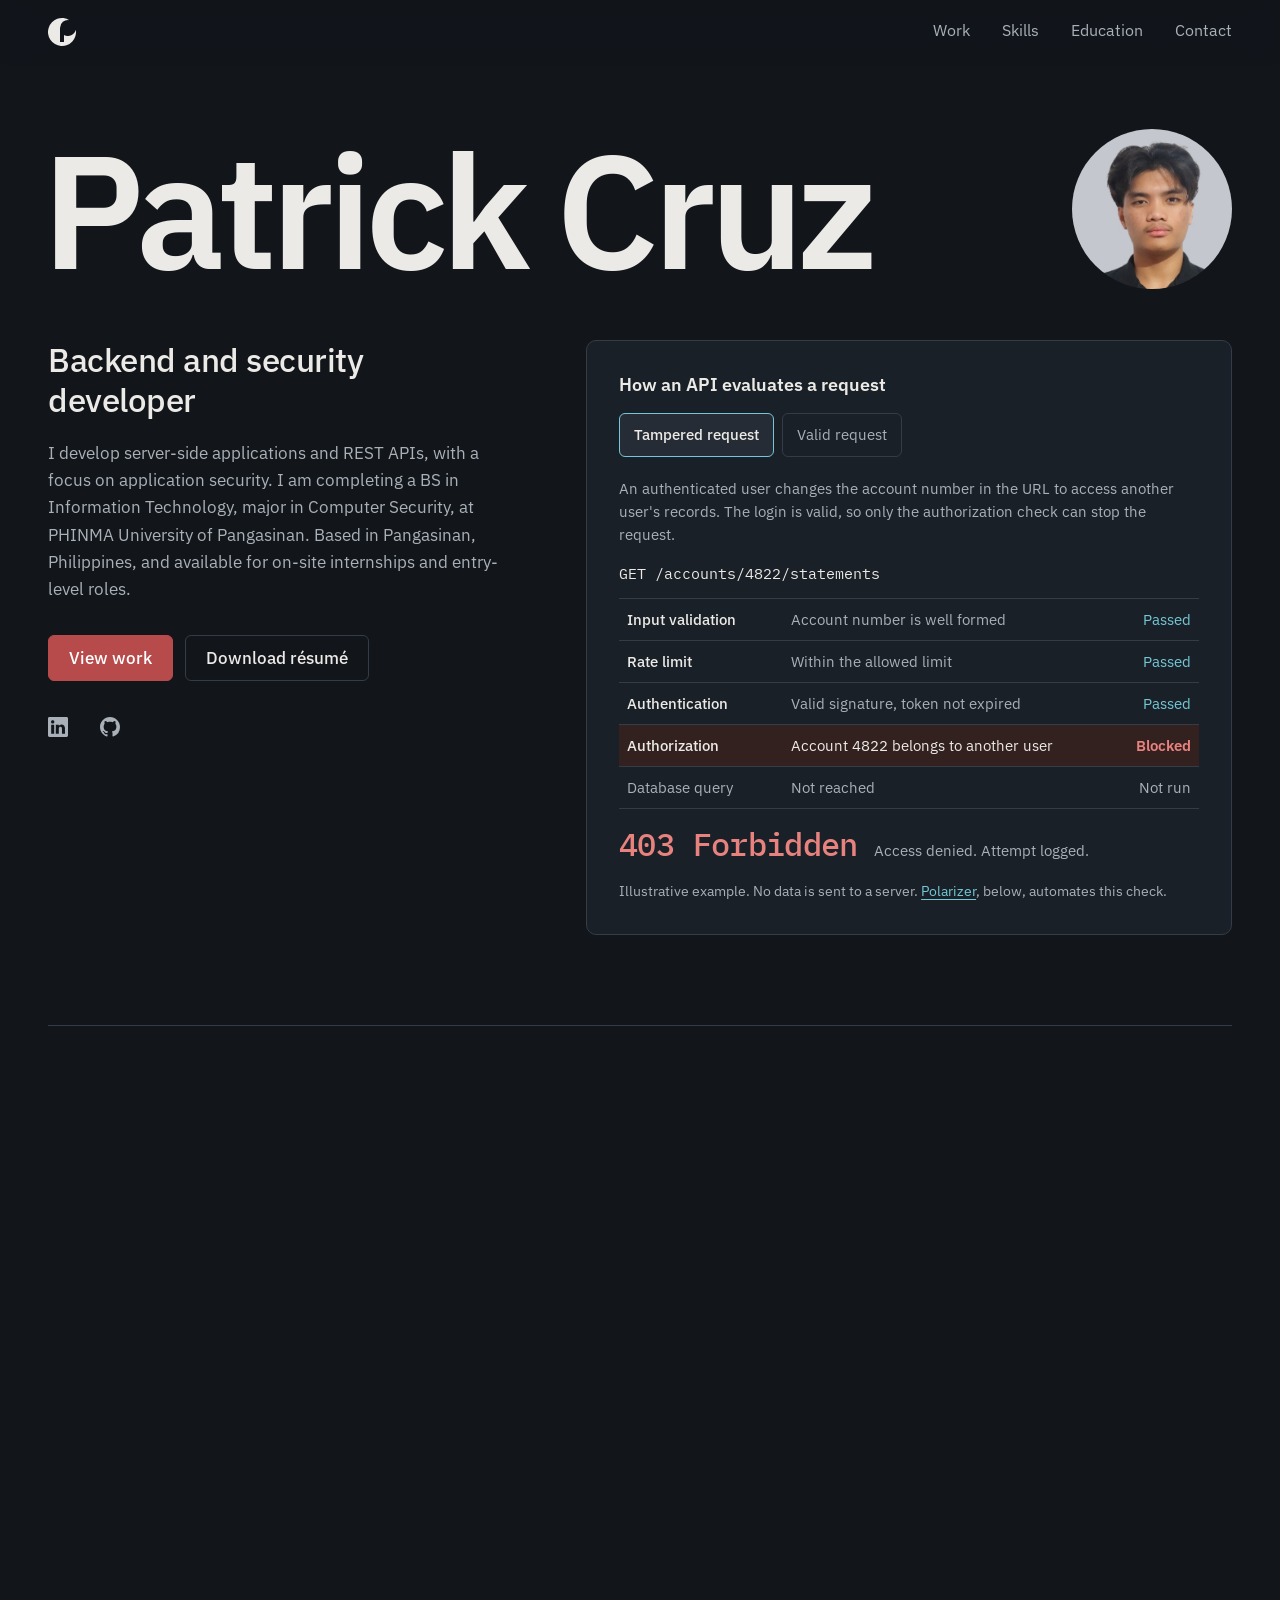
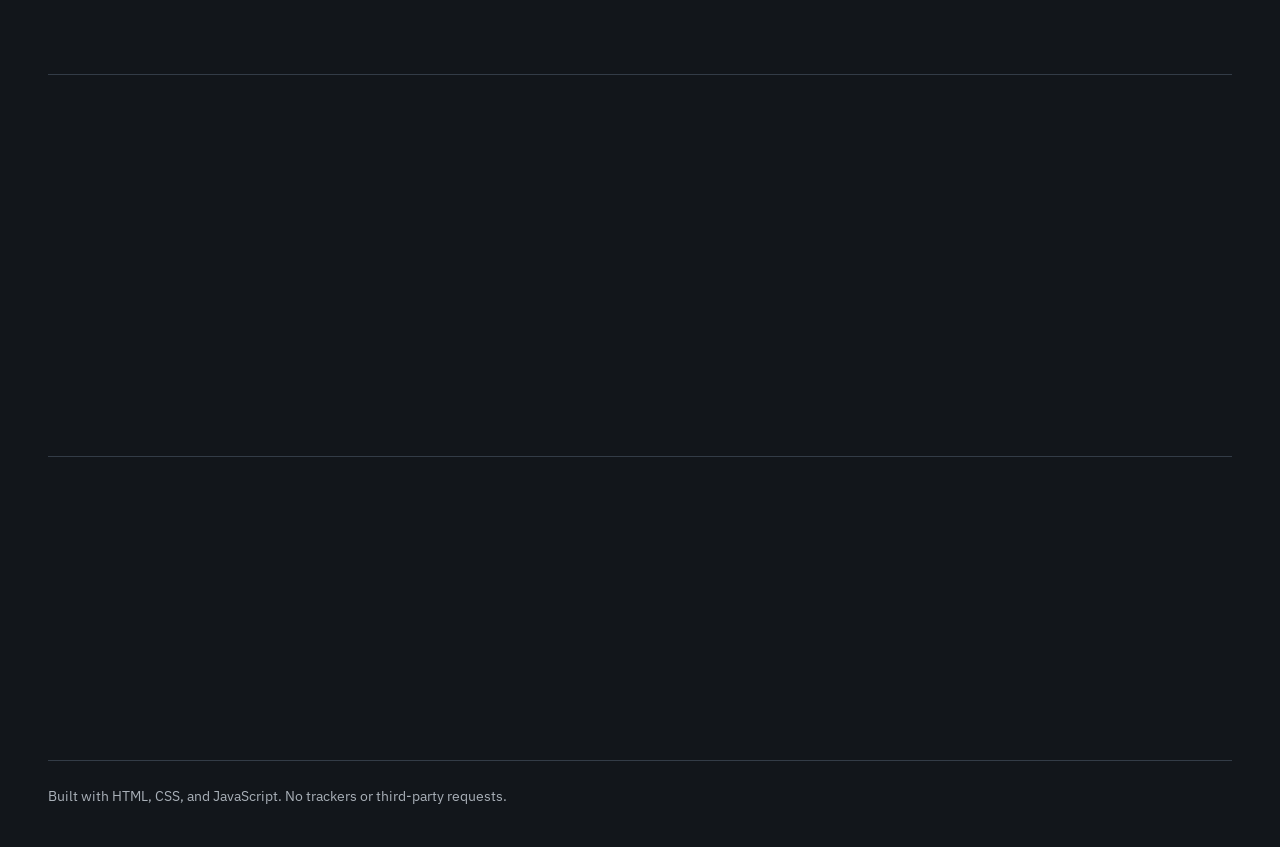
<file: index.html>
<!DOCTYPE html>
<html lang="en">
<head>
    <meta charset="UTF-8">
    <meta name="viewport" content="width=device-width, initial-scale=1">
    <meta http-equiv="Content-Security-Policy" content="default-src 'none'; style-src 'self'; script-src 'self'; font-src 'self'; img-src 'self'; base-uri 'none'; form-action 'none'">
    <meta name="referrer" content="no-referrer">
    <title>Patrick Cruz, backend and security developer</title>
    <meta name="description" content="Patrick Cruz is a backend and security developer completing a BS in Information Technology, major in Computer Security, at PHINMA University of Pangasinan. Based in Pangasinan, Philippines, and available for on-site internships and entry-level roles.">
    <link rel="canonical" href="https://aerythox.github.io/">
    <meta property="og:type" content="website">
    <meta property="og:url" content="https://aerythox.github.io/">
    <meta property="og:title" content="Patrick Cruz, backend and security developer">
    <meta property="og:description" content="Backend and security developer based in Pangasinan, Philippines. Available for on-site internships and entry-level roles.">
    <meta property="og:image" content="https://aerythox.github.io/assets/img/social-preview.png">
    <meta property="og:image:alt" content="Patrick Cruz, backend and security developer">
    <meta name="twitter:card" content="summary_large_image">
    <link rel="icon" href="favicon.svg" type="image/svg+xml">
    <link rel="preload" href="assets/fonts/ibm-plex-sans-latin-600-normal.woff2" as="font" type="font/woff2" crossorigin>
    <link rel="stylesheet" href="style.css">
    <script src="script.js" defer></script>
</head>
<body>
    <a class="skip-link" href="#main">Skip to content</a>

    <header class="site-header">
        <div class="page site-header-inner">
            <a class="site-logo" href="#top" aria-label="Patrick Cruz, back to top"><img src="assets/img/logo.svg" width="32" height="32" alt=""></a>
            <button class="menu-toggle" type="button" aria-expanded="false" aria-controls="site-nav">Menu</button>
            <nav id="site-nav" class="site-nav" aria-label="Main">
                <a href="#work">Work</a>
                <a href="#skills">Skills</a>
                <a href="#education">Education</a>
                <a href="#contact">Contact</a>
            </nav>
        </div>
    </header>

    <main id="main">
        <section id="top" class="hero page">
            <div class="hero-top">
                <h1 class="hero-name">Patrick Cruz</h1>
                <img class="hero-photo" src="assets/img/patrick-cruz.jpg" width="391" height="391" alt="Portrait of Patrick Cruz">
            </div>

            <div class="hero-grid">
                <div class="hero-intro">
                    <p class="hero-role">Backend and security developer</p>
                    <p class="hero-summary">
                        I develop server-side applications and REST APIs, with a focus on application security.
                        I am completing a BS in Information Technology, major in Computer Security, at PHINMA
                        University of Pangasinan. Based in Pangasinan, Philippines, and available for on-site
                        internships and entry-level roles.
                    </p>
                    <div class="hero-actions">
                        <a class="button button-primary" href="#work">View work</a>
                        <a class="button" href="resume.pdf">Download résumé</a>
                    </div>
                    <div class="social-links">
                        <a href="https://www.linkedin.com/in/cruz-patrick0921/" rel="noopener" aria-label="Patrick Cruz on LinkedIn">
                            <svg viewBox="0 0 16 16" width="20" height="20" aria-hidden="true" focusable="false"><path fill="currentColor" d="M0 1.146C0 .513.526 0 1.175 0h13.65C15.474 0 16 .513 16 1.146v13.708c0 .633-.526 1.146-1.175 1.146H1.175C.526 16 0 15.487 0 14.854V1.146zm4.943 12.248V6.169H2.542v7.225h2.401zm-1.2-8.212c.837 0 1.358-.554 1.358-1.248-.015-.709-.52-1.248-1.342-1.248-.822 0-1.359.54-1.359 1.248 0 .694.521 1.248 1.327 1.248h.016zm4.908 8.212V9.359c0-.216.016-.432.08-.586.173-.431.568-.878 1.232-.878.869 0 1.216.662 1.216 1.634v3.865h2.401V9.25c0-2.22-1.184-3.252-2.764-3.252-1.274 0-1.845.7-2.165 1.193v.025h-.016a5.54 5.54 0 0 1 .016-.025V6.169h-2.4c.03.678 0 7.225 0 7.225h2.4z"/></svg>
                        </a>
                        <a href="https://github.com/Aerythox" rel="noopener" aria-label="Patrick Cruz on GitHub">
                            <svg viewBox="0 0 16 16" width="20" height="20" aria-hidden="true" focusable="false"><path fill="currentColor" d="M8 0C3.58 0 0 3.58 0 8c0 3.54 2.29 6.53 5.47 7.59.4.07.55-.17.55-.38 0-.19-.01-.82-.01-1.49-2.01.37-2.53-.49-2.69-.94-.09-.23-.48-.94-.82-1.13-.28-.15-.68-.52-.01-.53.63-.01 1.08.58 1.23.82.72 1.21 1.87.87 2.33.66.07-.52.28-.87.51-1.07-1.78-.2-3.64-.89-3.64-3.95 0-.87.31-1.59.82-2.15-.08-.2-.36-1.02.08-2.12 0 0 .67-.21 2.2.82.64-.18 1.32-.27 2-.27.68 0 1.36.09 2 .27 1.53-1.04 2.2-.82 2.2-.82.44 1.1.16 1.92.08 2.12.51.56.82 1.27.82 2.15 0 3.07-1.87 3.75-3.65 3.95.29.25.54.73.54 1.48 0 1.07-.01 1.93-.01 2.2 0 .21.15.46.55.38A8.013 8.013 0 0016 8c0-4.42-3.58-8-8-8z"/></svg>
                        </a>
                    </div>
                </div>

                <section class="trace" aria-labelledby="trace-title">
                    <h2 id="trace-title" class="trace-title">How an API evaluates a request</h2>
                    <div class="trace-controls" role="group" aria-label="Choose a request">
                        <button type="button" class="trace-option" data-trace="changed" aria-pressed="true">Tampered request</button>
                        <button type="button" class="trace-option" data-trace="valid" aria-pressed="false">Valid request</button>
                    </div>

                    <div class="trace-cases">
                    <div class="trace-case" data-trace-case="changed">
                        <p class="trace-explain">An authenticated user changes the account number in the URL to access another user's records. The login is valid, so only the authorization check can stop the request.</p>
                        <p class="trace-request"><code>GET /accounts/4822/statements</code></p>
                        <ol class="trace-steps">
                            <li><span class="step-name">Input validation</span><span class="step-detail">Account number is well formed</span><span class="step-status">Passed</span></li>
                            <li><span class="step-name">Rate limit</span><span class="step-detail">Within the allowed limit</span><span class="step-status">Passed</span></li>
                            <li><span class="step-name">Authentication</span><span class="step-detail">Valid signature, token not expired</span><span class="step-status">Passed</span></li>
                            <li class="is-blocked"><span class="step-name">Authorization</span><span class="step-detail">Account 4822 belongs to another user</span><span class="step-status">Blocked</span></li>
                            <li class="is-skipped"><span class="step-name">Database query</span><span class="step-detail">Not reached</span><span class="step-status">Not run</span></li>
                        </ol>
                        <p class="trace-result is-blocked"><code>403 Forbidden</code><span>Access denied. Attempt logged.</span></p>
                    </div>

                    <div class="trace-case" data-trace-case="valid">
                        <p class="trace-explain">The same user requests their own account. All checks pass, and the query uses bound parameters so that input cannot alter it.</p>
                        <p class="trace-request"><code>GET /accounts/4821/statements</code></p>
                        <ol class="trace-steps">
                            <li><span class="step-name">Input validation</span><span class="step-detail">Account number is well formed</span><span class="step-status">Passed</span></li>
                            <li><span class="step-name">Rate limit</span><span class="step-detail">Within the allowed limit</span><span class="step-status">Passed</span></li>
                            <li><span class="step-name">Authentication</span><span class="step-detail">Valid signature, token not expired</span><span class="step-status">Passed</span></li>
                            <li><span class="step-name">Authorization</span><span class="step-detail">Account 4821 belongs to this user</span><span class="step-status">Passed</span></li>
                            <li><span class="step-name">Database query</span><span class="step-detail">Parameterized query executed</span><span class="step-status">Passed</span></li>
                        </ol>
                        <p class="trace-result"><code>200 OK</code><span>Records returned.</span></p>
                    </div>

                    </div>

                    <p class="trace-note">Illustrative example. No data is sent to a server. <a href="#polarizer">Polarizer</a>, below, automates this check.</p>
                </section>
            </div>
        </section>

        <section id="work" class="section page" aria-labelledby="work-title">
            <h2 id="work-title" class="section-title">Selected work</h2>
            <div class="section-body">
                <article id="polarizer" class="project project-featured">
                    <h3 class="project-name">Polarizer</h3>
                    <p class="project-meta">Open-source project, 2026</p>
                    <p class="project-summary">A command-line scanner that finds broken API authorization by replaying requests as different users, plus a deliberately vulnerable invoicing API to prove it works.</p>
                    <dl class="facts">
                        <div><dt>My role</dt><dd>Sole developer. Designed and built both the scanner and the target API, including tests and CI.</dd></div>
                        <div><dt>Stack</dt><dd>Python, httpx, pytest, Node.js, Express, MongoDB, Docker Compose, GitHub Actions</dd></div>
                        <div><dt>Source</dt><dd><a href="https://github.com/Aerythox/Polarizer" rel="noopener">github.com/Aerythox/Polarizer</a></dd></div>
                    </dl>

                    <div class="case-details">
                        <div class="case-block case-block-wide">
                            <h4>How it works</h4>
                            <ol>
                                <li>It reads an OpenAPI spec and tokens for two or three test users.</li>
                                <li>It replays each request as a different user and compares the responses.</li>
                                <li>It reports each authorization failure in Markdown and JSON, with evidence and an OWASP API Top 10 mapping.</li>
                                <li>It exits with code 1 when it finds a problem, so it can fail a CI build.</li>
                            </ol>
                        </div>

                        <div class="case-block">
                            <h4>What it checks</h4>
                            <ul>
                                <li>One user reading another user's records (broken object level authorization).</li>
                                <li>Normal users reaching admin-only routes (broken function level authorization).</li>
                                <li>Users setting protected fields such as their own role (mass assignment).</li>
                                <li>Protected routes that answer without a login.</li>
                                <li>Tokens signed with a guessable secret, checked offline.</li>
                            </ul>
                        </div>

                        <div class="case-block">
                            <h4>Safety and proof</h4>
                            <ul>
                                <li>Scans only localhost unless a host is explicitly allowed, and rate limits every request.</li>
                                <li>Makes changes only when permitted, restores them afterward, and never writes tokens to reports.</li>
                                <li>CI starts the lab and requires the scanner to flag the vulnerable build and pass the fixed build.</li>
                            </ul>
                        </div>

                        <div class="case-block case-block-wide">
                            <h4>Attack chain</h4>
                            <p class="case-text">In a self-assessment of the lab, a normal user read other users' invoices, listed every account through an admin route with no role check, and gave themselves the admin role. A guessable signing secret offered a second route to the same takeover. <a href="https://github.com/Aerythox/Polarizer/blob/main/docs/pentest-report.md" rel="noopener">Read the pentest report</a>.</p>
                        </div>
                    </div>
                </article>

                <article class="project project-featured project-next">
                    <h3 class="project-name">HabiTrash</h3>
                    <p class="project-meta">Capstone project, 2025 to 2026</p>
                    <p class="project-summary">A smart waste bin that photographs each item, classifies it with AI, and sorts it into one of four compartments. Sensors track how full each compartment is, and authorized staff monitor the bins from a website and an Android app.</p>
                    <dl class="facts">
                        <div><dt>My role</dt><dd>AI developer and backend developer. I built the backend, the security layer, and the database, and contributed to the hardware, with my teammates mainly contributing to building the frontend and initializing the bin hardware itself.</dd></div>
                        <div><dt>Stack</dt><dd>React, Node.js, Express, MongoDB Atlas, Socket.IO, Python, FastAPI, PyTorch, Gemini API, TensorFlow Lite, Kotlin, ESP32, Raspberry Pi</dd></div>
                        <div><dt>Source</dt><dd>Private repository. Walkthrough available on request.</dd></div>
                    </dl>

                    <div class="case-details">
                        <div class="case-block case-block-wide">
                            <h4>How it works</h4>
                            <ol>
                                <li>A student places an item on the tray, and a Raspberry Pi sends a photo to the AI server.</li>
                                <li>The server runs SigLIP 2 models and asks the Gemini API at the same time.</li>
                                <li>If both choose the same category, the arm sorts the item. If they disagree, the item is held on the tray until it is removed or rescanned.</li>
                                <li>ESP32 sensors report how full each compartment is, and the backend sends live updates to staff on the website and app.</li>
                            </ol>
                        </div>

                        <div class="case-block">
                            <h4>Backend and database</h4>
                            <ul>
                                <li>Built the REST API with Node.js and Express, covering users, bins, scans, collections, notifications, and dashboard data.</li>
                                <li>Designed the MongoDB database, with models for users, bins, sensor readings, scans, collections, notifications, refresh tokens, and audit logs.</li>
                                <li>Sent live bin updates and alerts over Socket.IO, available only to signed-in clients.</li>
                                <li>Implemented a full-bin lock: a compartment that stays full for three minutes locks the bin until it is emptied or unlocked by staff.</li>
                            </ul>
                        </div>

                        <div class="case-block">
                            <h4>Security</h4>
                            <ul>
                                <li>Built authentication with bcrypt password hashing, JWT access tokens, rotating refresh tokens, and role-based access control.</li>
                                <li>Protected accounts with per-account login lockout, rate limiting, email OTP verification, reCAPTCHA, and input validation.</li>
                                <li>Recorded security events in an audit log and blocked cross-site requests with an origin check.</li>
                                <li>Authenticated device reports with a service key compared in constant time.</li>
                                <li>Covered these protections with automated tests using Mocha and Supertest.</li>
                            </ul>
                        </div>

                        <div class="case-block case-block-wide">
                            <h4>AI and results</h4>
                            <ul>
                                <li>Combined SigLIP 2 models with the Gemini API, so an item is sorted automatically only when both agree.</li>
                                <li>Added fallbacks: without Gemini, the SigLIP 2 models sort only at 0.60 confidence or higher. Without the AI server, the Raspberry Pi classifies items with its own TensorFlow Lite models.</li>
                                <li>In a test on 18 real bin photos, 16 items were sorted correctly, 0 went to the wrong compartment, and 2 were held for review.</li>
                                <li>The SigLIP 2 models alone reached 80.97% accuracy on 289 unseen images. With agreement required on those images, 63.3% were sorted correctly, 4.5% went to the wrong compartment, and 32.2% were held.</li>
                            </ul>
                        </div>
                    </div>
                </article>

                <div class="project-pair">
                    <article class="project">
                        <h3 class="project-name">WorkConnect</h3>
                        <p class="project-meta">Academic team project, 2025</p>
                        <p class="project-summary">A web-based job platform that connects job seekers with small and mid-sized companies looking for employees. The backend is built with Node.js and Express, with data stored in MongoDB.</p>
                        <dl class="facts">
                            <div><dt>My role</dt><dd>Backend contributor. Worked extensively on the server side of the platform and built its live messaging feature.</dd></div>
                            <div><dt>Stack</dt><dd>Node.js, Express.js, MongoDB</dd></div>
                        </dl>
                    </article>

                    <article class="project">
                        <h3 class="project-name">TaskConnect</h3>
                        <p class="project-meta">Academic team project, 2025</p>
                        <p class="project-summary">An Android application for hiring workers for short, small-scale tasks. Users register with a one-time code, post tasks with a budget and location, and accept open tasks, with each task's status and history tracked in the app.</p>
                        <dl class="facts">
                            <div><dt>My role</dt><dd>Backend contributor. Worked extensively on the PHP server side of the app.</dd></div>
                            <div><dt>Stack</dt><dd>Kotlin, Android Studio, PHP</dd></div>
                        </dl>
                    </article>
                </div>
            </div>
        </section>

        <section id="skills" class="section page" aria-labelledby="skills-title">
            <h2 id="skills-title" class="section-title">Skills</h2>
            <div class="section-body">
                <dl class="facts facts-large">
                    <div><dt>Backend</dt><dd>Node.js, Express.js, REST APIs, Socket.IO, FastAPI, PHP</dd></div>
                    <div><dt>Security</dt><dd>OWASP API Security Top 10, authorization testing, JWT authentication, role-based access control, rate limiting, input validation, audit logging, Kali Linux, basic networking, Cisco Packet Tracer</dd></div>
                    <div><dt>Data and AI</dt><dd>MongoDB, Mongoose, MySQL, phpMyAdmin, PyTorch, TensorFlow Lite, Gemini API</dd></div>
                    <div><dt>Languages</dt><dd>JavaScript, Python, Java, Kotlin</dd></div>
                    <div><dt>Testing</dt><dd>pytest, Mocha, Supertest</dd></div>
                    <div><dt>Other tools</dt><dd>Docker Compose, GitHub Actions, React, HTML, CSS, ESP32, Raspberry Pi, Linux, Android Studio, IntelliJ, Visual Studio Code</dd></div>
                </dl>
            </div>
        </section>

        <section id="education" class="section page" aria-labelledby="education-title">
            <h2 id="education-title" class="section-title">Education</h2>
            <div class="section-body credentials">
                <article class="credential">
                    <h3 class="credential-name">BS in Information Technology, major in Computer Security</h3>
                    <p>PHINMA University of Pangasinan, 2023 to present</p>
                    <p class="credential-detail">Relevant coursework: Ethical Hacking, Computer Forensics</p>
                </article>
                <article class="credential">
                    <h3 class="credential-name">Certified Cybersecurity Professional (CCP)</h3>
                    <p>Appkademiya, issued October 19, 2026</p>
                    <p class="credential-detail"><a href="https://appkademiya.online/verify/CERT-CCP-CYBERSECURITY-PROFESSIONAL-20261019-12E59F4466FB" rel="noopener">Verify this certificate</a></p>
                </article>
            </div>
        </section>

        <section id="contact" class="section page" aria-labelledby="contact-title">
            <h2 id="contact-title" class="section-title">Contact</h2>
            <div class="section-body">
                <p class="contact-email"><a href="mailto:patrick.cruz143cm@gmail.com">patrick.cruz143cm@gmail.com</a></p>
                <ul class="contact-links">
                    <li><a href="https://www.linkedin.com/in/cruz-patrick0921/" rel="noopener">LinkedIn</a></li>
                    <li><a href="https://github.com/Aerythox" rel="noopener">GitHub</a></li>
                    <li><a href="resume.pdf">Résumé (PDF)</a></li>
                </ul>
            </div>
        </section>
    </main>

    <footer class="site-footer page">
        <p>Built with HTML, CSS, and JavaScript. No trackers or third-party requests.</p>
    </footer>
</body>
</html>
</file>
<file: style.css>
/* Fonts are self-hosted so the site makes no third-party requests. */
@font-face {
    font-family: "IBM Plex Sans";
    src: url("assets/fonts/ibm-plex-sans-latin-400-normal.woff2") format("woff2");
    font-weight: 400;
    font-display: swap;
}

@font-face {
    font-family: "IBM Plex Sans";
    src: url("assets/fonts/ibm-plex-sans-latin-500-normal.woff2") format("woff2");
    font-weight: 500;
    font-display: swap;
}

@font-face {
    font-family: "IBM Plex Sans";
    src: url("assets/fonts/ibm-plex-sans-latin-600-normal.woff2") format("woff2");
    font-weight: 600;
    font-display: swap;
}

@font-face {
    font-family: "IBM Plex Mono";
    src: url("assets/fonts/ibm-plex-mono-latin-400-normal.woff2") format("woff2");
    font-weight: 400;
    font-display: swap;
}

@font-face {
    font-family: "IBM Plex Mono";
    src: url("assets/fonts/ibm-plex-mono-latin-500-normal.woff2") format("woff2");
    font-weight: 500;
    font-display: swap;
}

:root {
    --ink: #12161b;
    --panel: #1a2027;
    --panel-raised: #252c35;
    --rule: #333c47;
    --text: #eceae6;
    --text-muted: #a9b0b8;
    --red: #e8827f;
    --red-deep: #b74b4b;
    --red-wash: #33211f;
    /* Second hue. Red marks what is blocked; cyan marks what is allowed and what can be followed. */
    --cyan: #74c7d6;
    --on-red: #ffffff;

    --sans: "IBM Plex Sans", system-ui, sans-serif;
    --mono: "IBM Plex Mono", ui-monospace, Consolas, monospace;

    --gutter: clamp(1rem, 4vw, 3rem);
    --header-height: 4rem;
}

*,
*::before,
*::after {
    box-sizing: border-box;
}

* {
    margin: 0;
}

html {
    scroll-behavior: smooth;
    scroll-padding-top: calc(var(--header-height) + 1rem);
    -webkit-text-size-adjust: 100%;
}

body {
    min-height: 100vh;
    background-color: var(--ink);
    color: var(--text);
    font-family: var(--sans);
    font-size: 1.0625rem;
    line-height: 1.6;
}

a {
    color: inherit;
}

:focus-visible {
    outline: 2px solid var(--text);
    outline-offset: 3px;
    border-radius: 2px;
}

code {
    font-family: var(--mono);
    font-size: inherit;
}

.page {
    width: min(100% - 2 * var(--gutter), 78rem);
    margin-inline: auto;
}

.skip-link {
    position: absolute;
    left: var(--gutter);
    top: -4rem;
    z-index: 20;
    padding: 0.5rem 1rem;
    background-color: var(--text);
    color: var(--ink);
    border-radius: 4px;
}

.skip-link:focus {
    top: 0.75rem;
}

/* Header */

/* The header is translucent and blurs what scrolls under it. Its bottom line appears once the page is scrolled. */
.site-header {
    position: sticky;
    top: 0;
    z-index: 10;
    background-color: var(--ink);
    border-bottom: 1px solid var(--rule);
    transition: background-color 0.25s ease, border-color 0.25s ease;
}

@supports ((backdrop-filter: blur(1px)) or (-webkit-backdrop-filter: blur(1px))) {
    .js .site-header {
        background-color: rgba(18, 22, 27, 0.72);
        -webkit-backdrop-filter: blur(14px) saturate(140%);
        backdrop-filter: blur(14px) saturate(140%);
        border-bottom-color: transparent;
    }

    .js .site-header.is-scrolled {
        background-color: rgba(18, 22, 27, 0.84);
        border-bottom-color: var(--rule);
    }
}

.site-header-inner {
    display: flex;
    align-items: center;
    justify-content: space-between;
    min-height: var(--header-height);
}

/* The negative margin lines the logo up with the page edge while keeping a 44px tap target. */
.site-logo {
    display: inline-flex;
    align-items: center;
    justify-content: center;
    width: 2.75rem;
    height: 2.75rem;
    margin-inline-start: -0.5rem;
}

.site-nav {
    display: flex;
    gap: 2rem;
}

.site-nav a {
    padding-block: 0.25rem;
    font-size: 1rem;
    text-decoration: none;
    color: var(--text-muted);
    border-bottom: 2px solid transparent;
    transition: color 0.15s ease, border-color 0.15s ease;
}

.site-nav a:hover,
.site-nav a[aria-current="true"] {
    color: var(--text);
    border-bottom-color: var(--cyan);
}

/* The menu button only appears when script.js can make it work. */
.menu-toggle {
    display: none;
}

@media (max-width: 40rem) {
    .js .menu-toggle {
        display: block;
        min-height: 2.75rem;
        padding: 0 1rem;
        background: none;
        color: var(--text);
        font: inherit;
        font-size: 1rem;
        border: 1px solid var(--rule);
        border-radius: 6px;
        cursor: pointer;
    }

    .js .site-nav {
        display: none;
        position: absolute;
        top: 100%;
        left: 0;
        right: 0;
        flex-direction: column;
        gap: 0;
        padding: 0.5rem var(--gutter) 1rem;
        background-color: var(--ink);
        border-bottom: 1px solid var(--rule);
    }

    .js .site-nav.is-open {
        display: flex;
    }

    .js .site-nav a {
        padding-block: 0.75rem;
        color: var(--text);
        border-bottom: 1px solid var(--rule);
    }

    html:not(.js) .site-nav {
        gap: 1rem;
    }
}

/* Hero */

.hero {
    padding-block: clamp(2rem, 5vw, 4.5rem) clamp(3rem, 7vw, 6rem);
}

.hero-name {
    font-size: clamp(3.25rem, 12.5vw, 11rem);
    font-weight: 600;
    line-height: 0.95;
    letter-spacing: -0.04em;
    margin-inline-start: -0.04em;
}

.hero-top {
    display: flex;
    align-items: center;
    justify-content: space-between;
    gap: 2rem;
}

.hero-photo {
    flex: none;
    width: clamp(6rem, 12.5vw, 11rem);
    height: auto;
    border-radius: 50%;
}

.hero-grid {
    display: grid;
    grid-template-columns: minmax(0, 5fr) minmax(0, 7fr);
    gap: clamp(2.5rem, 6vw, 6rem);
    align-items: start;
    margin-top: clamp(2rem, 4vw, 3.5rem);
}

.hero-role {
    font-size: clamp(1.5rem, 2.6vw, 2.125rem);
    font-weight: 500;
    line-height: 1.2;
    letter-spacing: -0.015em;
}

.hero-summary {
    max-width: 34rem;
    margin-top: 1.25rem;
    color: var(--text-muted);
}

.hero-actions {
    display: flex;
    flex-wrap: wrap;
    gap: 0.75rem;
    margin-top: 2rem;
}

.button {
    display: inline-flex;
    align-items: center;
    min-height: 2.875rem;
    padding: 0 1.25rem;
    font-weight: 500;
    text-decoration: none;
    border: 1px solid var(--rule);
    border-radius: 6px;
    transition: background-color 0.15s ease, border-color 0.15s ease;
}

.button:hover {
    background-color: var(--panel-raised);
    border-color: var(--text-muted);
}

.button-primary {
    background-color: var(--red-deep);
    border-color: var(--red-deep);
    color: var(--on-red);
}

.button-primary:hover {
    background-color: var(--text);
    border-color: var(--text);
    color: var(--ink);
}

.social-links {
    display: flex;
    gap: 0.5rem;
    margin-top: 1.5rem;
    margin-inline-start: -0.75rem;
}

.social-links a {
    display: inline-flex;
    align-items: center;
    justify-content: center;
    width: 2.75rem;
    height: 2.75rem;
    color: var(--text-muted);
    transition: color 0.15s ease;
}

.social-links a:hover {
    color: var(--text);
}

/* Request trace: the one bold element on the page. */

.trace {
    padding: clamp(1.25rem, 2.5vw, 2rem);
    background-color: var(--panel);
    border: 1px solid var(--rule);
    border-radius: 10px;
}

.trace-title {
    font-size: 1.125rem;
    font-weight: 600;
    line-height: 1.3;
}

/* Without JavaScript nothing can be switched, so both cases are shown. */
.trace-controls {
    display: none;
}

.js .trace-controls {
    display: flex;
    flex-wrap: wrap;
    gap: 0.5rem;
    margin-top: 1rem;
}

.trace-option {
    min-height: 2.75rem;
    padding: 0 0.875rem;
    background: none;
    color: var(--text-muted);
    font: inherit;
    font-size: 0.9375rem;
    border: 1px solid var(--rule);
    border-radius: 6px;
    cursor: pointer;
    transition: color 0.15s ease, background-color 0.15s ease;
}

.trace-option:hover {
    color: var(--text);
}

.trace-option[aria-pressed="true"] {
    background-color: var(--panel-raised);
    border-color: var(--cyan);
    color: var(--text);
    font-weight: 500;
}

.trace-case {
    margin-top: 1.25rem;
}

.trace-case[hidden] {
    display: none;
}

/* With JavaScript, both cases share one grid cell and cross-fade. The hidden case is also hidden from
   screen readers and the keyboard through visibility. Sharing a cell keeps the panel height steady. */
.js .trace-cases {
    display: grid;
}

.js .trace-case {
    grid-area: 1 / 1;
    opacity: 0;
    visibility: hidden;
    transition: opacity 0.3s ease, visibility 0s linear 0.3s;
}

.js .trace-case.is-active {
    opacity: 1;
    visibility: visible;
    transition: opacity 0.3s ease, visibility 0s;
}

.trace-explain {
    max-width: 44rem;
    color: var(--text-muted);
    font-size: 0.9375rem;
    line-height: 1.55;
}

.trace-request {
    margin-top: 1rem;
    font-size: 0.9375rem;
    overflow-wrap: anywhere;
}

.trace-steps {
    margin-top: 0.75rem;
    padding: 0;
    list-style: none;
    border-top: 1px solid var(--rule);
}

.trace-steps li {
    display: grid;
    grid-template-columns: 9.5rem minmax(0, 1fr) 4.25rem;
    gap: 0.75rem;
    align-items: baseline;
    padding: 0.625rem 0.5rem;
    font-size: 0.9375rem;
    line-height: 1.4;
    border-bottom: 1px solid var(--rule);
}

/* Rows replay their sequence each time a case becomes active. Without JavaScript they play once on load. */
html:not(.js) .trace-steps li,
.trace-case.is-active .trace-steps li,
html:not(.js) .trace-result,
.trace-case.is-active .trace-result {
    animation-name: step-in;
    animation-duration: 0.2s;
    animation-timing-function: ease;
    animation-fill-mode: both;
}

html:not(.js) .trace-result,
.trace-case.is-active .trace-result {
    animation-delay: 0.7s;
}

.trace-steps li:nth-child(2) { animation-delay: 0.14s; }
.trace-steps li:nth-child(3) { animation-delay: 0.28s; }
.trace-steps li:nth-child(4) { animation-delay: 0.42s; }
.trace-steps li:nth-child(5) { animation-delay: 0.56s; }

.step-name {
    font-weight: 500;
}

.step-detail {
    color: var(--text-muted);
}

.step-status {
    text-align: right;
    color: var(--cyan);
}

.trace-steps .is-blocked {
    background-color: var(--red-wash);
}

.trace-steps .is-blocked .step-name,
.trace-steps .is-blocked .step-detail {
    color: var(--text);
}

.trace-steps .is-blocked .step-status {
    color: var(--red);
    font-weight: 600;
}

.trace-steps .is-skipped > * {
    color: var(--text-muted);
    font-weight: 400;
}

.trace-result {
    display: flex;
    flex-wrap: wrap;
    align-items: baseline;
    gap: 0.25rem 1rem;
    margin-top: 1rem;
    color: var(--text-muted);
    font-size: 0.9375rem;
}

.trace-result code {
    color: var(--cyan);
    font-size: clamp(1.5rem, 3vw, 2rem);
    font-weight: 500;
    letter-spacing: -0.02em;
    line-height: 1.2;
}

.trace-result.is-blocked code {
    color: var(--red);
}

.trace-note {
    margin-top: 1rem;
    color: var(--text-muted);
    font-size: 0.875rem;
}

@keyframes step-in {
    from { opacity: 0; }
    to { opacity: 1; }
}

/* One short opening sequence on the home page: name, photo, introduction, then the demo. */
@keyframes rise {
    from { opacity: 0; transform: translateY(28px); }
    to { opacity: 1; transform: none; }
}

.hero .hero-name,
.hero .hero-photo,
.hero .hero-intro,
.hero .trace {
    animation: rise 0.9s cubic-bezier(0.2, 0.7, 0.2, 1) both;
}

.hero .hero-photo { animation-delay: 0.15s; }
.hero .hero-intro { animation-delay: 0.3s; }
.hero .trace { animation-delay: 0.45s; }

/* Content below the hero rises into place as it scrolls into view, once. script.js adds these classes,
   so without JavaScript, or with reduced motion, everything is simply visible. */
.js .reveal {
    opacity: 0;
    transform: translateY(32px);
    transition: opacity 0.8s ease, transform 0.8s cubic-bezier(0.2, 0.7, 0.2, 1);
}

.js .reveal.is-visible {
    opacity: 1;
    transform: none;
}

/* Printing never scrolls, so show everything. */
@media print {
    .js .reveal {
        opacity: 1;
        transform: none;
    }
}

/* On wide screens each section title stays in view while its content scrolls past. */
@media (min-width: 60.0625rem) {
    .section-title {
        position: sticky;
        top: calc(var(--header-height) + 2rem);
        align-self: start;
    }
}

/* Page sections */

.section {
    display: grid;
    grid-template-columns: minmax(0, 1fr) minmax(0, 3fr);
    gap: clamp(1.5rem, 4vw, 4rem);
    padding-block: clamp(3rem, 6vw, 5.5rem);
    border-top: 1px solid var(--rule);
}

.section-title {
    font-size: clamp(1.5rem, 2.6vw, 2.125rem);
    font-weight: 500;
    line-height: 1.2;
    letter-spacing: -0.015em;
}

.section-body {
    min-width: 0;
}

.section-body a {
    text-underline-offset: 0.2em;
    transition: color 0.15s ease;
}

.section-body a,
.trace-note a {
    color: var(--cyan);
}

.section-body a:hover,
.trace-note a:hover {
    color: var(--text);
}

/* Projects */

.project-name {
    font-size: 1.5rem;
    font-weight: 600;
    line-height: 1.2;
    letter-spacing: -0.015em;
}

.project-featured .project-name {
    font-size: clamp(2.25rem, 5vw, 4rem);
    line-height: 1;
    letter-spacing: -0.03em;
}

.project-meta {
    margin-top: 0.5rem;
    color: var(--text-muted);
}

.project-summary {
    max-width: 44rem;
    margin-top: 1rem;
}

.project-featured .project-summary {
    font-size: clamp(1.125rem, 1.6vw, 1.3125rem);
    line-height: 1.5;
}

.project-pair {
    display: grid;
    grid-template-columns: repeat(2, minmax(0, 1fr));
    gap: clamp(2rem, 4vw, 3.5rem);
    margin-top: clamp(3rem, 5vw, 4.5rem);
}

.case-details {
    display: grid;
    grid-template-columns: repeat(2, minmax(0, 1fr));
    gap: 2.5rem clamp(2rem, 4vw, 3.5rem);
    margin-top: 2.5rem;
}

.case-block-wide {
    grid-column: 1 / -1;
}

.case-text {
    max-width: 48rem;
    margin-top: 0.75rem;
    font-size: 1rem;
    line-height: 1.55;
}

.project-next {
    margin-top: clamp(3.5rem, 6vw, 5.5rem);
    padding-top: clamp(3rem, 5vw, 4.5rem);
    border-top: 1px solid var(--rule);
}

.trace-note a,
.case-text a,
.facts a {
    text-underline-offset: 0.2em;
}

.case-block h4 {
    font-size: 1.125rem;
    font-weight: 600;
    line-height: 1.3;
}

.case-block ol,
.case-block ul {
    max-width: 48rem;
    margin-top: 0.75rem;
    padding-inline-start: 1.25rem;
    font-size: 1rem;
    line-height: 1.55;
}

.case-block li + li {
    margin-top: 0.5rem;
}

.case-block li::marker {
    color: var(--cyan);
}

/* Label and value rows, matching the rows in the request trace. */

.facts {
    margin-top: 1.5rem;
    border-top: 1px solid var(--rule);
}

.facts > div {
    display: grid;
    grid-template-columns: 6rem minmax(0, 1fr);
    gap: 1rem;
    padding-block: 0.75rem;
    border-bottom: 1px solid var(--rule);
}

.facts dt {
    color: var(--text-muted);
}

.facts dd {
    margin: 0;
}

.facts-large {
    margin-top: 0;
}

.facts-large > div {
    grid-template-columns: 9rem minmax(0, 1fr);
}

.facts-large dt {
    color: var(--text);
    font-weight: 500;
}

.facts-large dd {
    color: var(--text-muted);
}

/* Education */

.credentials {
    display: grid;
    gap: 2.5rem;
}

.credential-name {
    font-size: 1.3125rem;
    font-weight: 600;
    line-height: 1.3;
    letter-spacing: -0.01em;
}

.credential p {
    margin-top: 0.375rem;
}

.credential .credential-detail {
    color: var(--text-muted);
}

/* Contact */

.contact-intro {
    max-width: 38rem;
    color: var(--text-muted);
}

.contact-email {
    margin-top: 1rem;
    font-size: clamp(1.25rem, 4.2vw, 3.25rem);
    font-weight: 500;
    line-height: 1.2;
    letter-spacing: -0.025em;
    overflow-wrap: anywhere;
}

.contact-email a {
    color: var(--text);
    text-decoration-color: var(--cyan);
    text-decoration-thickness: 1px;
    text-underline-offset: 0.15em;
}

.contact-email a:hover {
    color: var(--cyan);
}

.contact-links {
    display: flex;
    flex-wrap: wrap;
    gap: 0.25rem 1.5rem;
    margin-top: 1.5rem;
    padding: 0;
    list-style: none;
}

.contact-links a {
    display: inline-block;
    padding-block: 0.625rem;
}

.site-footer {
    padding-block: 1.5rem 2.5rem;
    color: var(--text-muted);
    font-size: 0.875rem;
    border-top: 1px solid var(--rule);
}

/* Error page */

.error-page {
    padding-block: clamp(4rem, 12vw, 9rem);
}

.error-page p {
    margin-top: 1.25rem;
    color: var(--text-muted);
}

.error-page a {
    color: var(--text);
    text-underline-offset: 0.2em;
}

/* Responsive */

@media (max-width: 60rem) {
    .hero-grid,
    .section {
        grid-template-columns: minmax(0, 1fr);
    }
}

@media (max-width: 44rem) {
    .project-pair,
    .case-details {
        grid-template-columns: minmax(0, 1fr);
    }
}

@media (max-width: 34rem) {
    .hero-top {
        flex-direction: column-reverse;
        align-items: flex-start;
        gap: 1.25rem;
    }

    .trace-steps li {
        grid-template-columns: minmax(0, 1fr) auto;
        gap: 0.125rem 0.75rem;
    }

    .step-detail {
        grid-column: 1 / -1;
        grid-row: 2;
    }

    .facts > div,
    .facts-large > div {
        grid-template-columns: minmax(0, 1fr);
        gap: 0.125rem;
    }
}

@media (prefers-reduced-motion: reduce) {
    html {
        scroll-behavior: auto;
    }

    *,
    *::before,
    *::after {
        animation: none !important;
        transition: none !important;
    }
}
</file>
